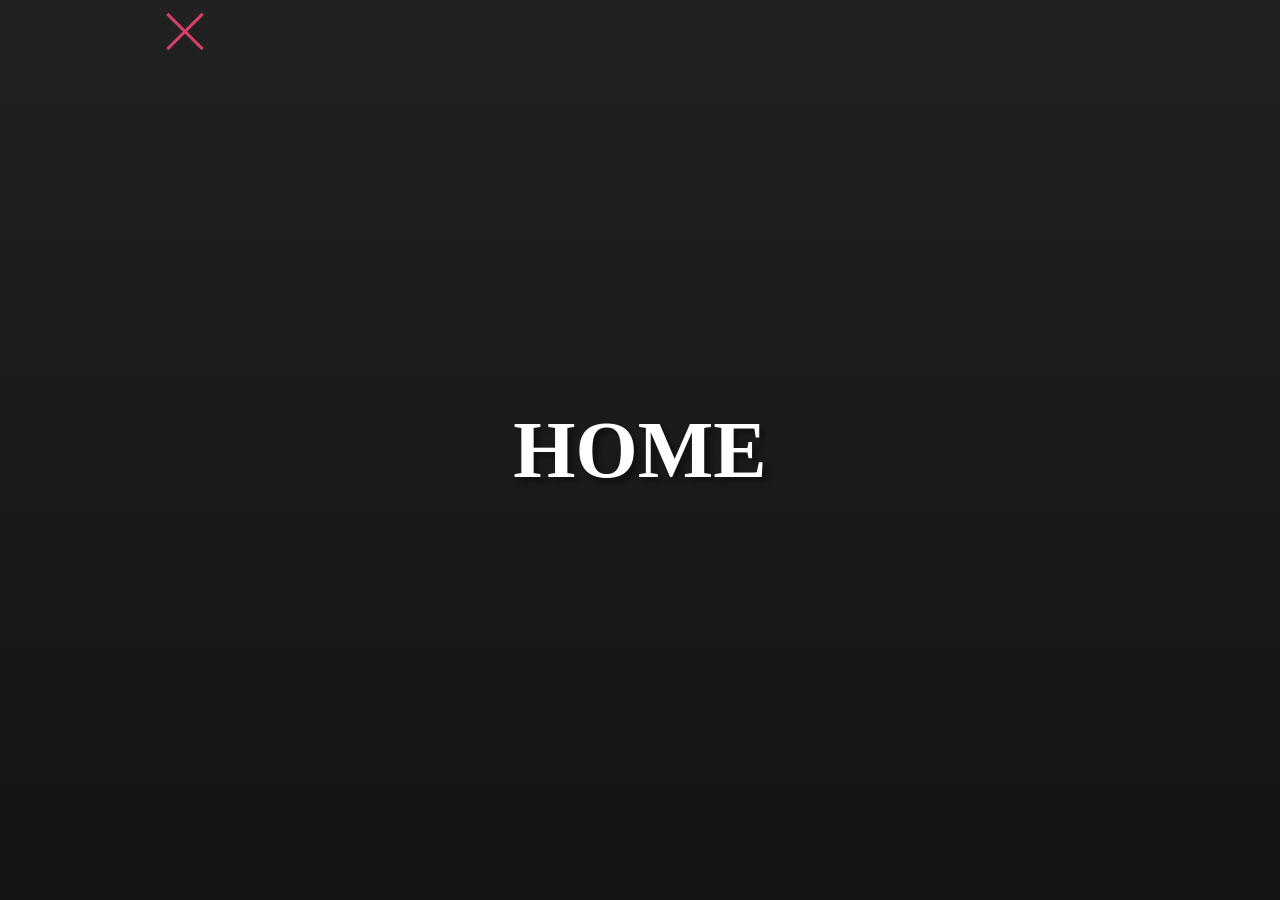
<file: 3D_Nav/index.html>
<html lang="en">
  <head>
    <meta charset="UTF-8" />
    <meta http-equiv="X-UA-Compatible" content="IE=edge" />
    <meta name="viewport" content="width=device-width, initial-scale=1.0" />
    <title>3D Nav</title>
    <link rel="stylesheet" href="style.css" />
  </head>
  <body>
    <nav class="navbar">
      <div class="toggle-btn active">
        <span></span>
        <span></span>
        <span></span>
      </div>
    </nav>

    <ul class="nav-list">
      <li class="link">Home</li>
      <li class="link">Project</li>
      <li class="link">About</li>
    </ul>

    <header class="page-container">
      <span class="overlay"></span>
      <section class="page home active">
        <p class="title">Home</p>
      </section>
      <section class="page project">
        <p class="title">Project</p>
      </section>
      <section class="page about">
        <p class="title">Frontend Developer</p>
      </section>
    </header>

    <script src="app.js"></script>
  </body>
</html>
</file>
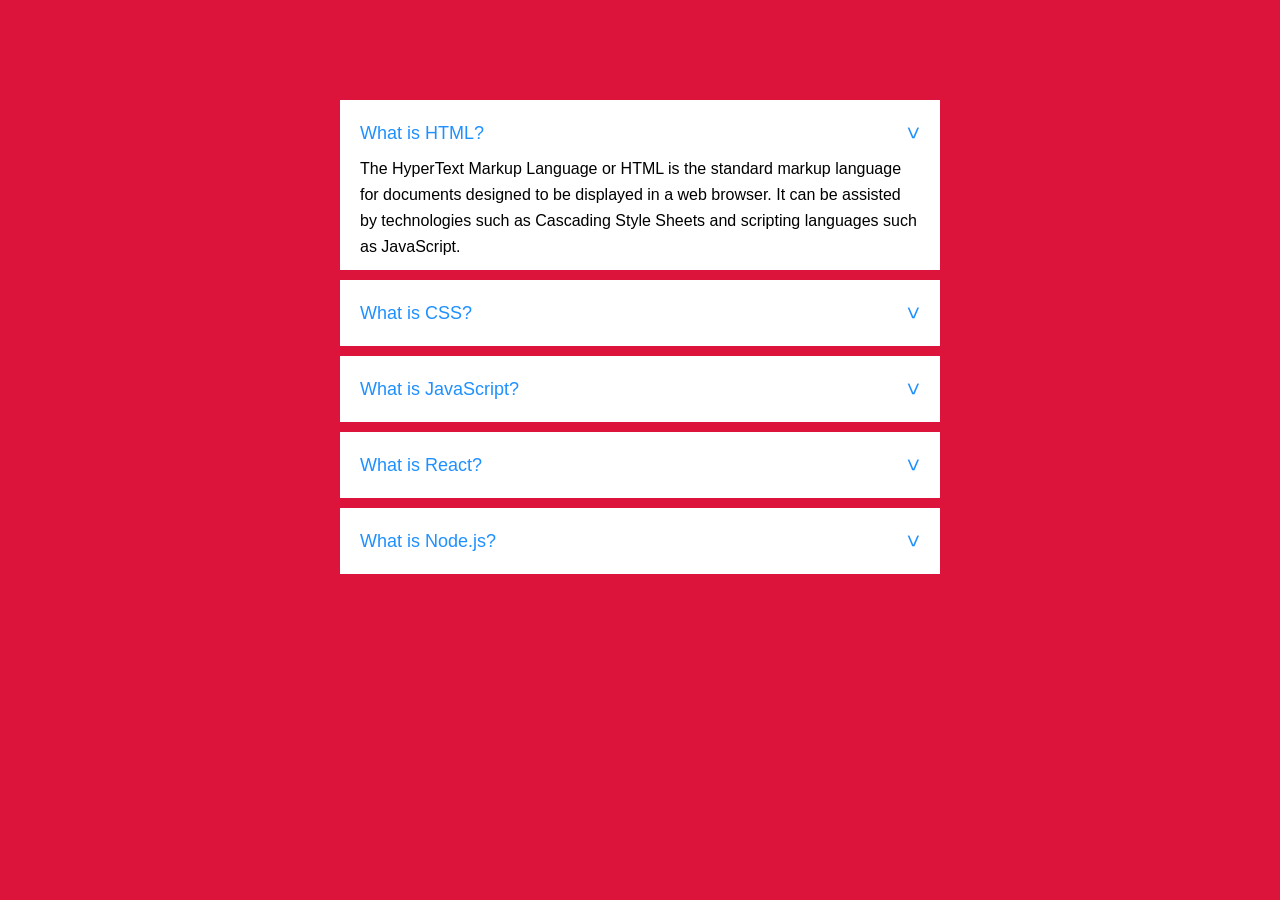
<file: Accordion/index.html>
<html lang="en">
  <head>
    <meta charset="UTF-8" />
    <meta http-equiv="X-UA-Compatible" content="IE=edge" />
    <meta name="viewport" content="width=device-width, initial-scale=1.0" />
    <title>Accordion</title>
    <link rel="stylesheet" href="style.css" />
  </head>
  <body>
    <ul id="accordion">
      <li>
        <label for="first">What is HTML? <span>&#x3e;</span></label>
        <input type="radio" name="accordion" id="first" checked />
        <div class="content">
          <p>
            The HyperText Markup Language or HTML is the standard markup
            language for documents designed to be displayed in a web browser. It
            can be assisted by technologies such as Cascading Style Sheets and
            scripting languages such as JavaScript.
          </p>
        </div>
      </li>
      <li>
        <label for="second">What is CSS? <span>&#x3e;</span></label>
        <input type="radio" name="accordion" id="second" />
        <div class="content">
          <p>
            Cascading Style Sheets is a style sheet language used for describing
            the presentation of a document written in a markup language such as
            HTML. CSS is a cornerstone technology of the World Wide Web,
            alongside HTML and JavaScript.
          </p>
        </div>
      </li>
      <li>
        <label for="third">What is JavaScript? <span>&#x3e;</span></label>
        <input type="radio" name="accordion" id="third" />
        <div class="content">
          <p>
            JavaScript, often abbreviated JS, is a programming language that is
            one of the core technologies of the World Wide Web, alongside HTML
            and CSS. Over 97% of websites use JavaScript on the client side for
            web page behavior, often incorporating third-party libraries.
          </p>
        </div>
      </li>
      <li>
        <label for="fourth">What is React? <span>&#x3e;</span></label>
        <input type="radio" name="accordion" id="fourth" />
        <div class="content">
          <p>
            React is a free and open-source front-end JavaScript library for
            building user interfaces based on UI components. It is maintained by
            Meta and a community of individual developers and companies.
          </p>
        </div>
      </li>
      <li>
        <label for="fifth">What is Node.js? <span>&#x3e;</span></label>
        <input type="radio" name="accordion" id="fifth" />
        <div class="content">
          <p>
            Node.js is an open-source, cross-platform, back-end JavaScript
            runtime environment that runs on the V8 engine and executes
            JavaScript code outside a web browser
          </p>
        </div>
      </li>
    </ul>
  </body>
</html>
</file>
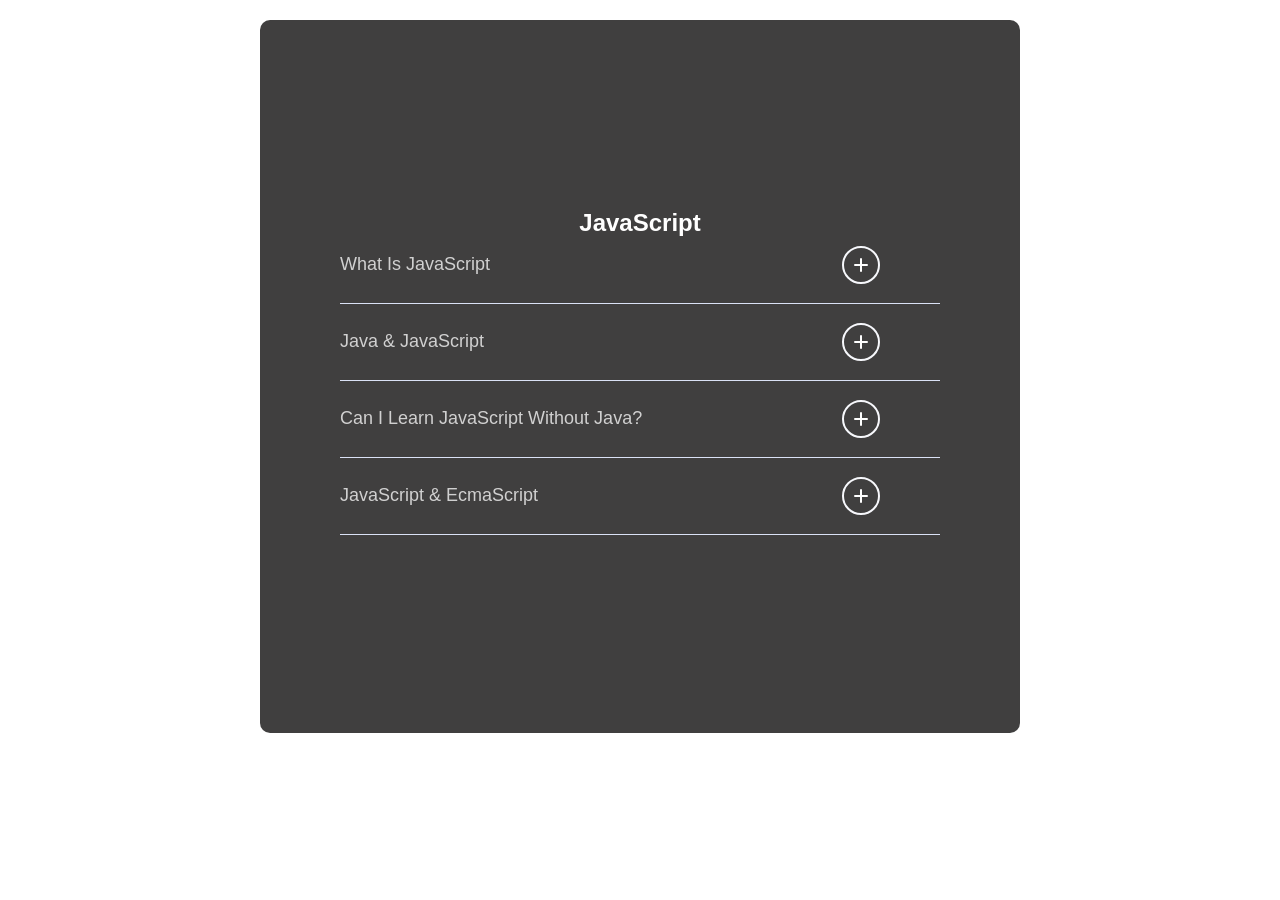
<file: Accordions/index.html>
<html lang="en">
  <head>
    <meta charset="UTF-8" />
    <meta http-equiv="X-UA-Compatible" content="IE=edge" />
    <meta name="viewport" content="width=device-width, initial-scale=1.0" />
    <title>Accordion</title>
    <link rel="stylesheet" href="style.css" />
  </head>
  <body>
    <div class="content">
      <div class="title">JavaScript</div>
      <div class="accordion-item">
        <div class="accordion-item-header">
          <div class="accordion-item-title">What Is JavaScript</div>
          <span class="icon"></span>
        </div>
        <div class="accordion-item-body">
          <div class="accordion-item-body-content">
            JavaScript, often abbreviated JS, is a programming language that is
            one of the core technologies of the World Wide Web, alongside HTML
            and CSS. Over 97% of websites use JavaScript on the client side for
            web page behavior, often incorporating third-party libraries.
          </div>
        </div>
      </div>
      <div class="divider"></div>
      <div class="accordion-item">
        <div class="accordion-item-header">
          <div class="accordion-item-title">Java & JavaScript</div>
          <span class="icon"></span>
        </div>
        <div class="accordion-item-body">
          <div class="accordion-item-body-content">
            Key differences between Java and JavaScript: Java is an OOP
            programming language while Java Script is an OOP scripting language.
            Java creates applications that run in a virtual machine or browser
            while JavaScript code is run on a browser only. Java code needs to
            be compiled while JavaScript code are all in text.
          </div>
        </div>
      </div>
      <div class="divider"></div>
      <div class="accordion-item">
        <div class="accordion-item-header">
          <div class="accordion-item-title">
            Can I Learn JavaScript Without Java?
          </div>
          <span class="icon"></span>
        </div>
        <div class="accordion-item-body">
          <div class="accordion-item-body-content">
            You do not need to know Java to learn JavaScript. Despite their
            names, the two languages have very little in common and are used for
            completely different areas of development. You can learn either
            language first but learning Java is not a prerequisite to picking up
            JavaScript
          </div>
        </div>
      </div>
      <div class="divider"></div>
      <div class="accordion-item">
        <div class="accordion-item-header">
          <div class="accordion-item-title">JavaScript & EcmaScript</div>
          <span class="icon"></span>
        </div>
        <div class="accordion-item-body">
          <div class="accordion-item-body-content">
            JavaScript is a general-purpose scripting language that conforms to
            the ECMAScript specification. The ECMAScript specification is a
            blueprint for creating a scripting language. JavaScript is an
            implementation of that blueprint. On the whole, JavaScript
            implements the ECMAScript specification as described in ECMA-262.
          </div>
        </div>
      </div>
      <div class="divider"></div>
    </div>

    <script src="app.js"></script>
  </body>
</html>
</file>
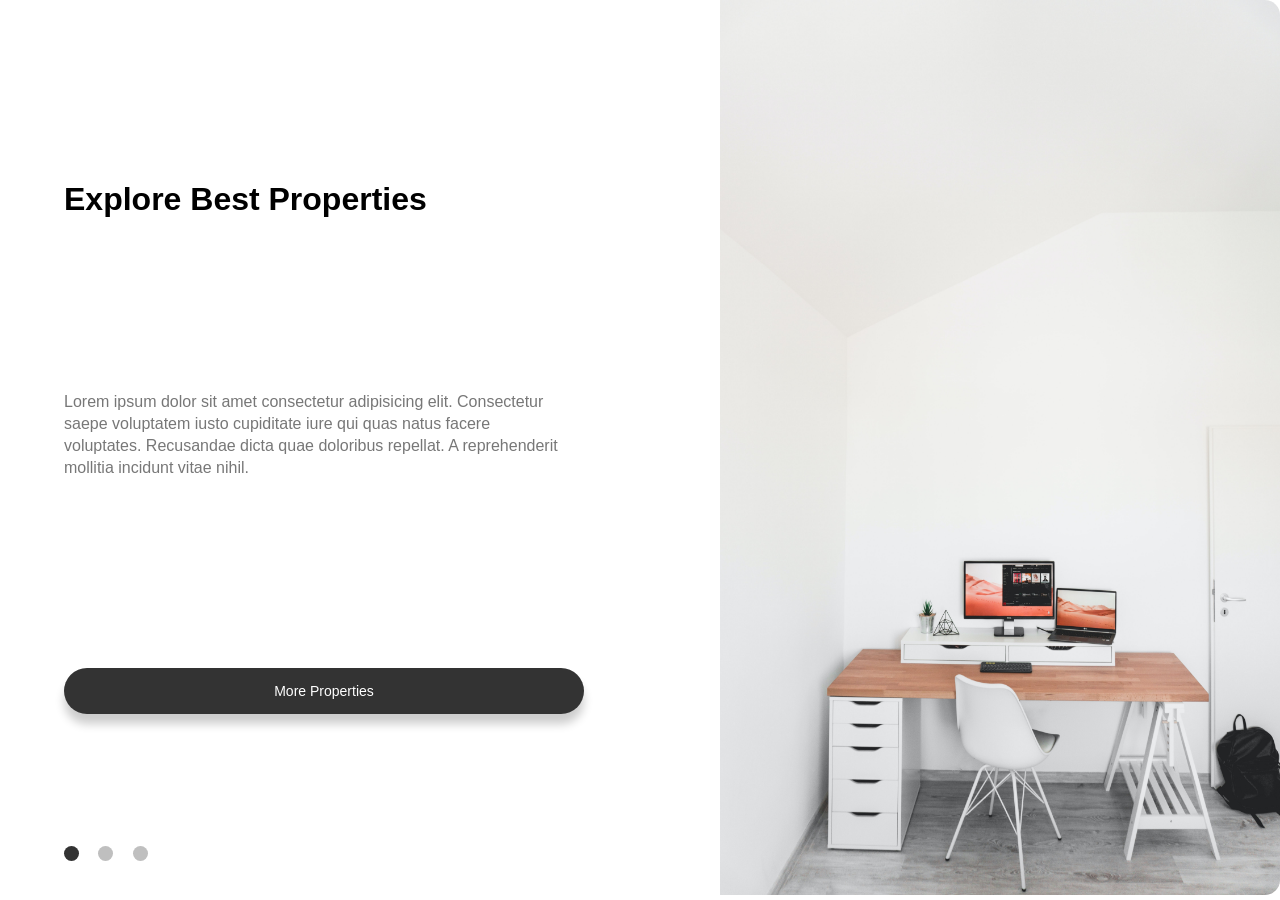
<file: Animated_Images_Web/index.html>
<html lang="en">
  <head>
    <meta charset="UTF-8" />
    <meta http-equiv="X-UA-Compatible" content="IE=edge" />
    <meta name="viewport" content="width=device-width, initial-scale=1.0" />
    <title>Animated Images</title>
    <link rel="stylesheet" href="style.css" />
  </head>
  <body>
    <div class="container">
      <div class="row">
        <div class="col-1">
          <h1>Explore Best Properties</h1>
          <p>
            Lorem ipsum dolor sit amet consectetur adipisicing elit. Consectetur
            saepe voluptatem iusto cupiditate iure qui quas natus facere
            voluptates. Recusandae dicta quae doloribus repellat. A
            reprehenderit mollitia incidunt vitae nihil.
          </p>
          <button>More Properties</button>

          <ul>
            <li class="btn active"></li>
            <li class="btn"></li>
            <li class="btn"></li>
          </ul>
        </div>

        <div class="col-2">
          <img src="images/0.jpg" id="banner" />
        </div>
      </div>
    </div>

    <script src="app.js"></script>
  </body>
</html>
</file>
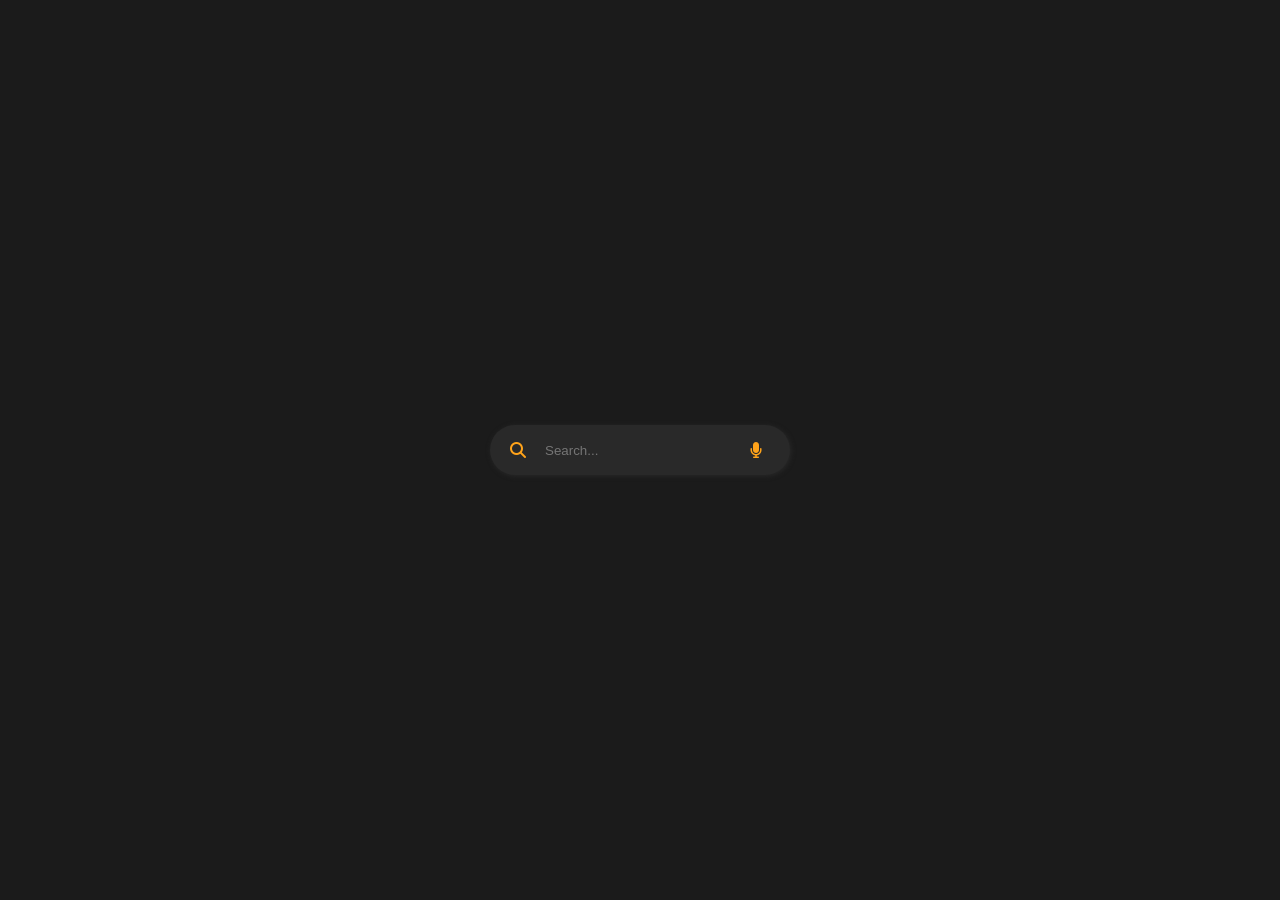
<file: Animated_SearchBar/index.html>
<html lang="en">
  <head>
    <meta charset="UTF-8" />
    <meta http-equiv="X-UA-Compatible" content="IE=edge" />
    <meta name="viewport" content="width=device-width, initial-scale=1.0" />
    <title>Animated Search Bar</title>
    <link
      rel="stylesheet"
      href="https://cdnjs.cloudflare.com/ajax/libs/font-awesome/6.1.1/css/all.min.css"
      integrity="sha512-KfkfwYDsLkIlwQp6LFnl8zNdLGxu9YAA1QvwINks4PhcElQSvqcyVLLD9aMhXd13uQjoXtEKNosOWaZqXgel0g=="
      crossorigin="anonymous"
      referrerpolicy="no-referrer"
    />
    <link rel="stylesheet" href="style.css" />
  </head>
  <body>
    <div class="container">
      <i class="fa-solid fa-magnifying-glass magnifier"> </i>
      <input type="text" class="input" placeholder="Search..." />
      <i class="fa-solid fa-microphone mic-icon"></i>
    </div>

    <script src="app.js"></script>
  </body>
</html>
</file>
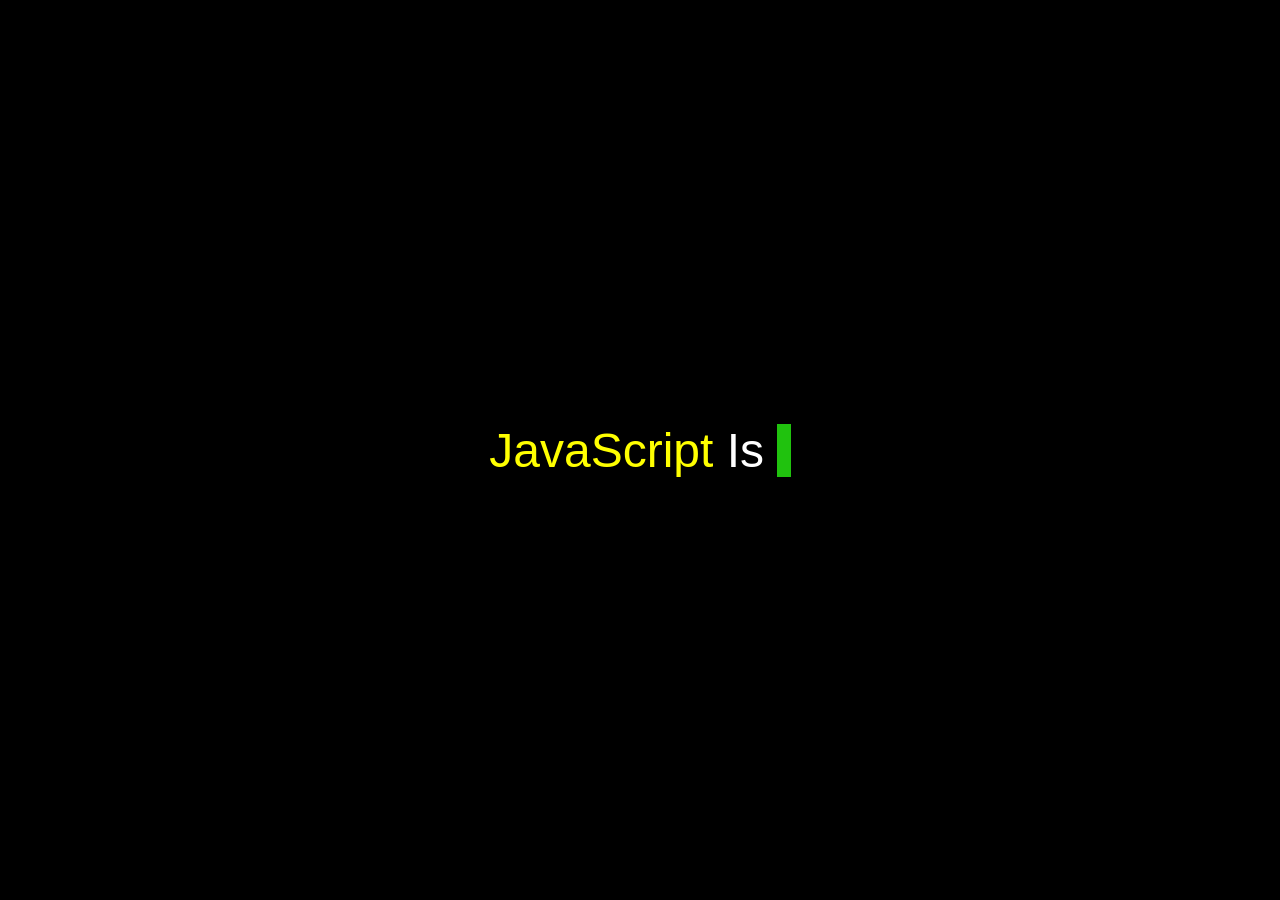
<file: Auto_Text/index.html>
<html lang="en">
  <head>
    <meta charset="UTF-8" />
    <meta http-equiv="X-UA-Compatible" content="IE=edge" />
    <meta name="viewport" content="width=device-width, initial-scale=1.0" />
    <title>Auto Text</title>
    <link rel="stylesheet" href="style.css" />
  </head>
  <body>
    <p>
      <span class="js">JavaScript</span> Is <span class="typed-text"></span>
      <span class="cursor">&nbsp;</span>
    </p>

    <script src="app.js"></script>
  </body>
</html>
</file>
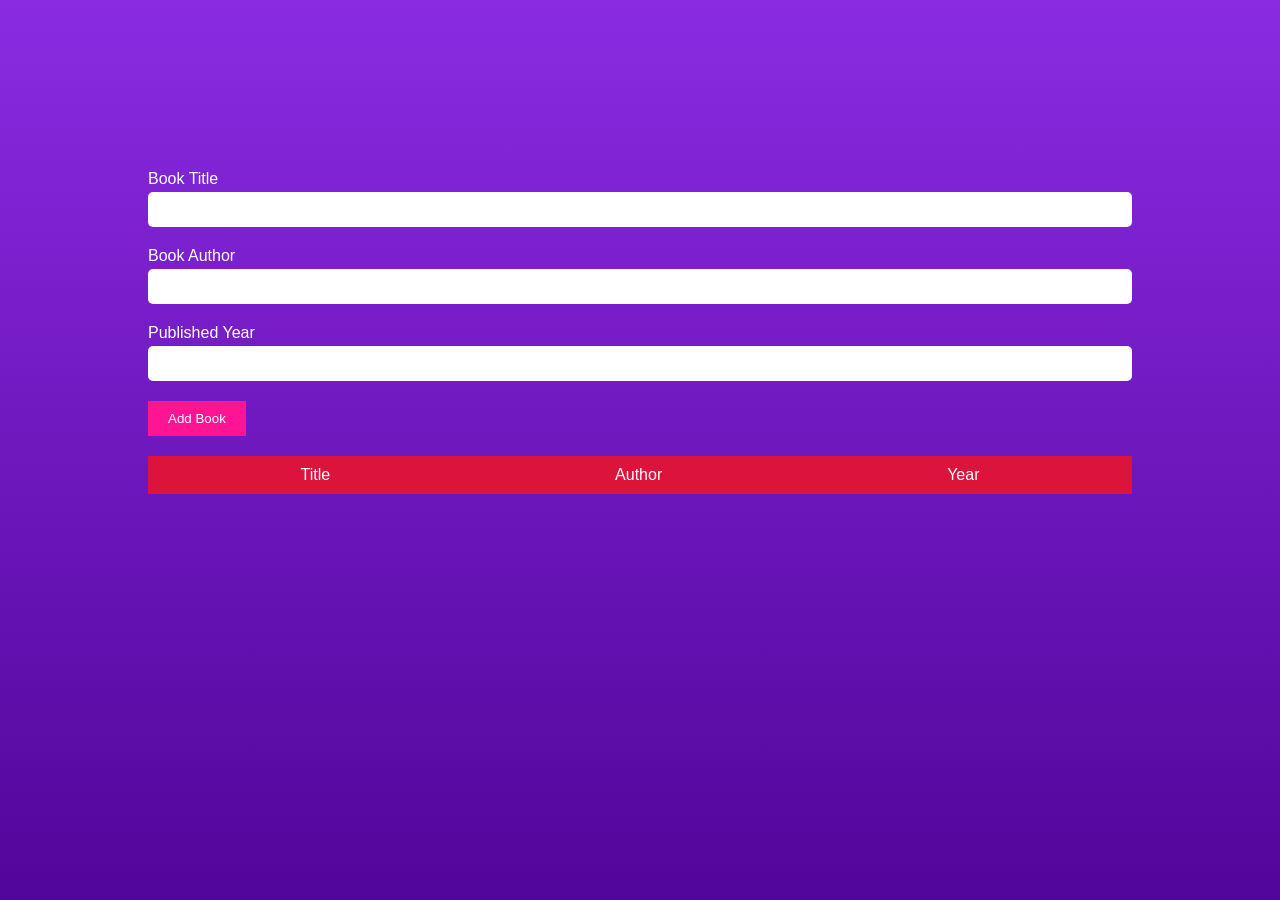
<file: BookList_Project/index.html>
<html lang="en">
  <head>
    <meta charset="UTF-8" />
    <meta http-equiv="X-UA-Compatible" content="IE=edge" />
    <meta name="viewport" content="width=device-width, initial-scale=1.0" />
    <title>BookList App</title>
    <link rel="stylesheet" href="style.css" />
  </head>
  <body>
    <section class="container">
      <form id="book-form">
        <div>
          <label for="title">Book Title</label>
          <input type="text" id="title" />
        </div>
        <div>
          <label for="author">Book Author</label>
          <input type="text" id="author" />
        </div>
        <div>
          <label for="year">Published Year</label>
          <input type="number" id="year" />
        </div>
        <button type="submit" class="btn">Add Book</button>
      </form>

      <section class="table">
        <section class="table-section">
          <div>Title</div>
          <div>Author</div>
          <div>Year</div>
        </section>

        <section id="book-list"></section>
      </section>
    </section>

    <script src="app.js"></script>
  </body>
</html>
</file>
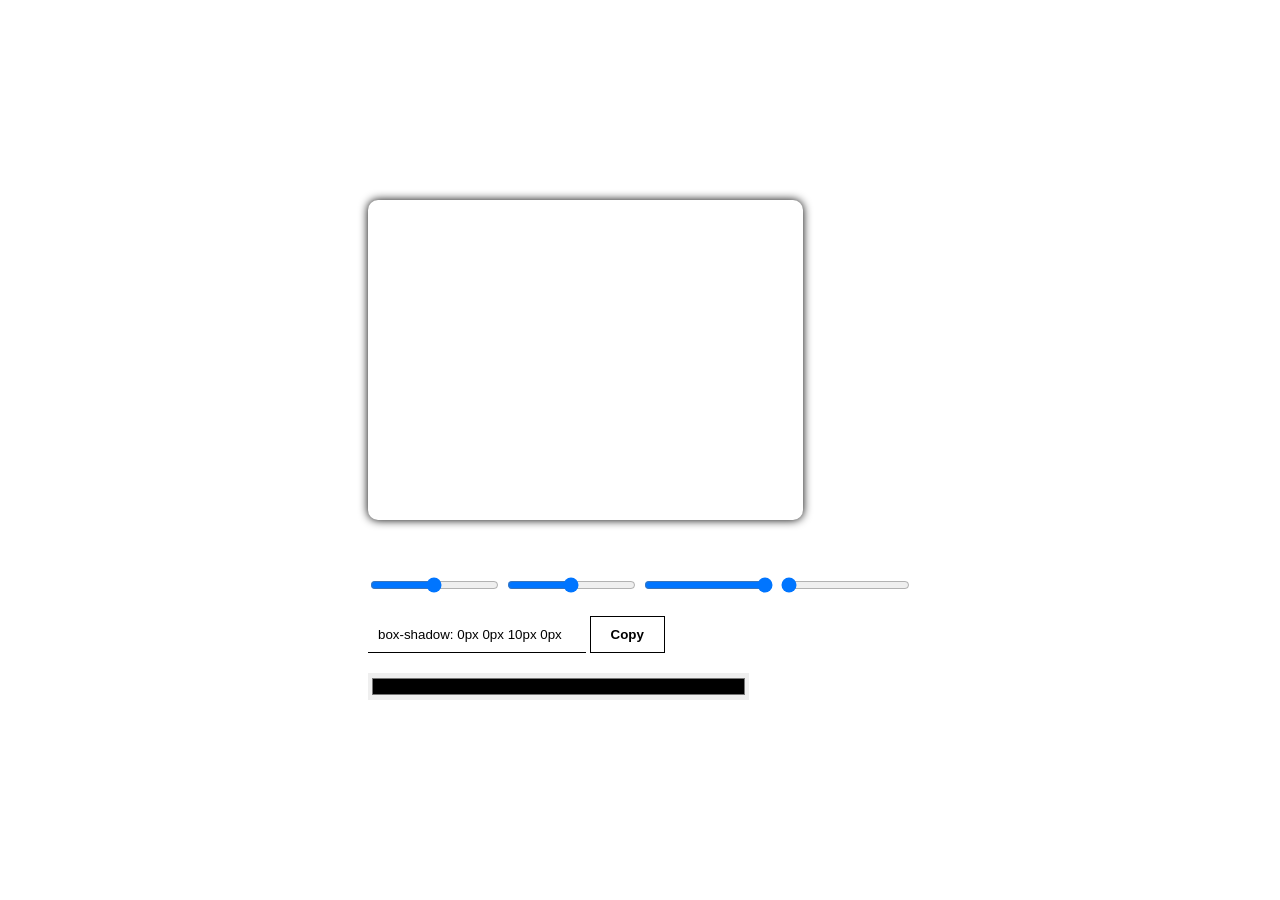
<file: BoxShadow_Generator/index.html>
<html lang="en">
  <head>
    <meta charset="UTF-8" />
    <meta http-equiv="X-UA-Compatible" content="IE=edge" />
    <meta name="viewport" content="width=device-width, initial-scale=1.0" />
    <title>Box Shadow Generator</title>
    <link rel="stylesheet" href="style.css" />
  </head>
  <body>
    <div class="container">
      <div class="wrapper">
        <div id="box"></div>

        <div class="sliders">
          <input type="range" id="sldr1" value="0" min="-5" max="5" />
          <input type="range" id="sldr2" value="0" min="-5" max="5" />
          <input type="range" id="sldr3" value="10" min="0" max="10" />
          <input type="range" id="sldr4" value="0" min="0" max="10" />
        </div>

        <div id="outputCode">
          <input type="text" id="css-code" readonly />
          <button id="copy">Copy</button>
        </div>

        <div class="colors">
          <input type="color" id="shadowcolor" />
        </div>
      </div>
    </div>

    <script src="app.js"></script>
  </body>
</html>
</file>
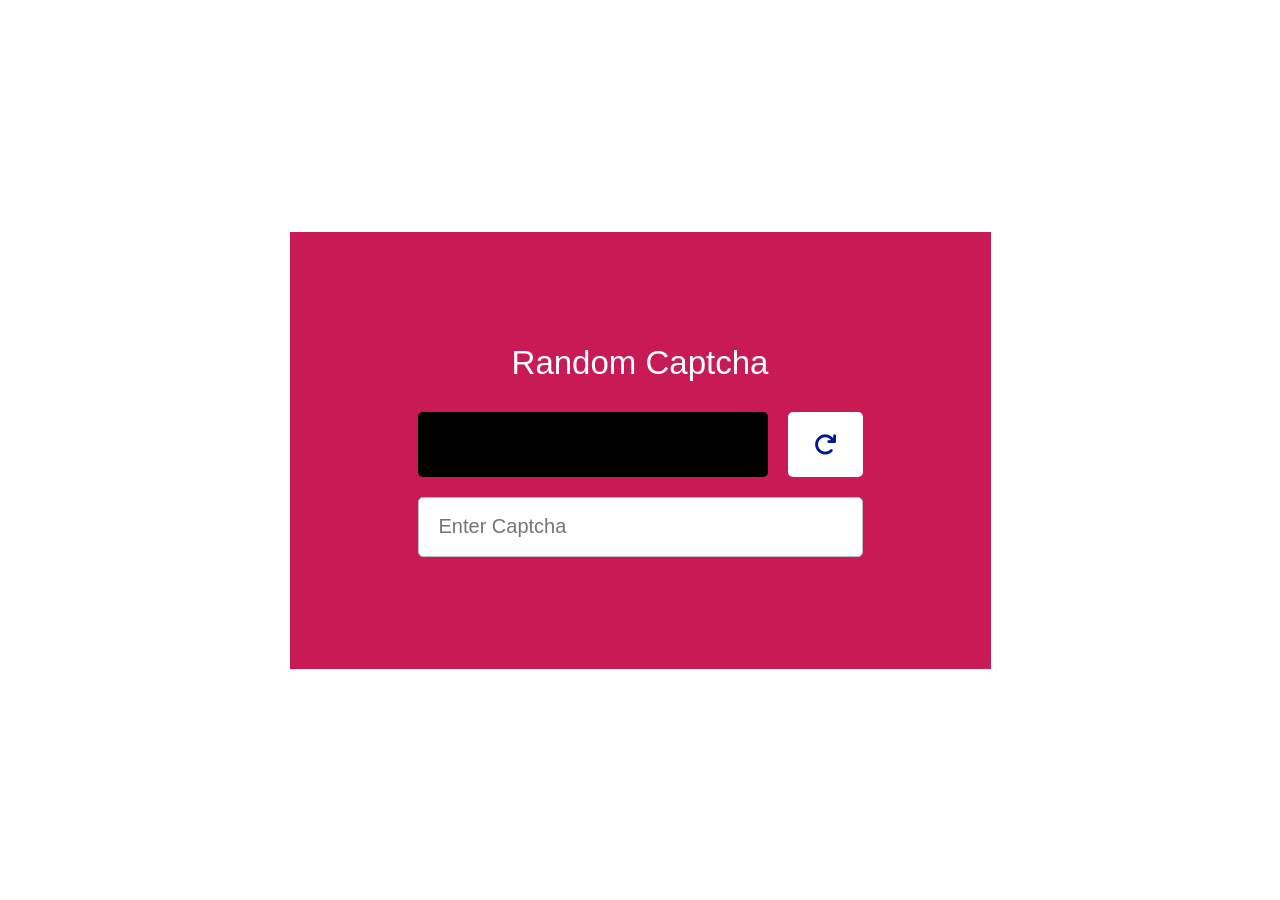
<file: Captcha_Project/index.html>
<html lang="en">
  <head>
    <meta charset="UTF-8" />
    <meta http-equiv="X-UA-Compatible" content="IE=edge" />
    <meta name="viewport" content="width=device-width, initial-scale=1.0" />
    <title>Captcha Project</title>
    <link
      rel="stylesheet"
      href="https://cdnjs.cloudflare.com/ajax/libs/font-awesome/6.1.1/css/all.min.css"
      integrity="sha512-KfkfwYDsLkIlwQp6LFnl8zNdLGxu9YAA1QvwINks4PhcElQSvqcyVLLD9aMhXd13uQjoXtEKNosOWaZqXgel0g=="
      crossorigin="anonymous"
      referrerpolicy="no-referrer"
    />
    <link rel="stylesheet" href="style.css" />
  </head>
  <body>
    <div class="wrapper">
      <h1>Random Captcha</h1>
      <div class="captcha-area">
        <div class="captcha-container">
          <span class="captcha"></span>
        </div>
        <button class="reload-btn">
          <i class="fa fa-redo"></i>
        </button>
      </div>
      <form action="" class="input-area">
        <input type="text" placeholder="Enter Captcha" required />
        <button class="check-btn">Check</button>
      </form>
      <div class="status-text"></div>
    </div>

    <script src="app.js"></script>
  </body>
</html>
</file>
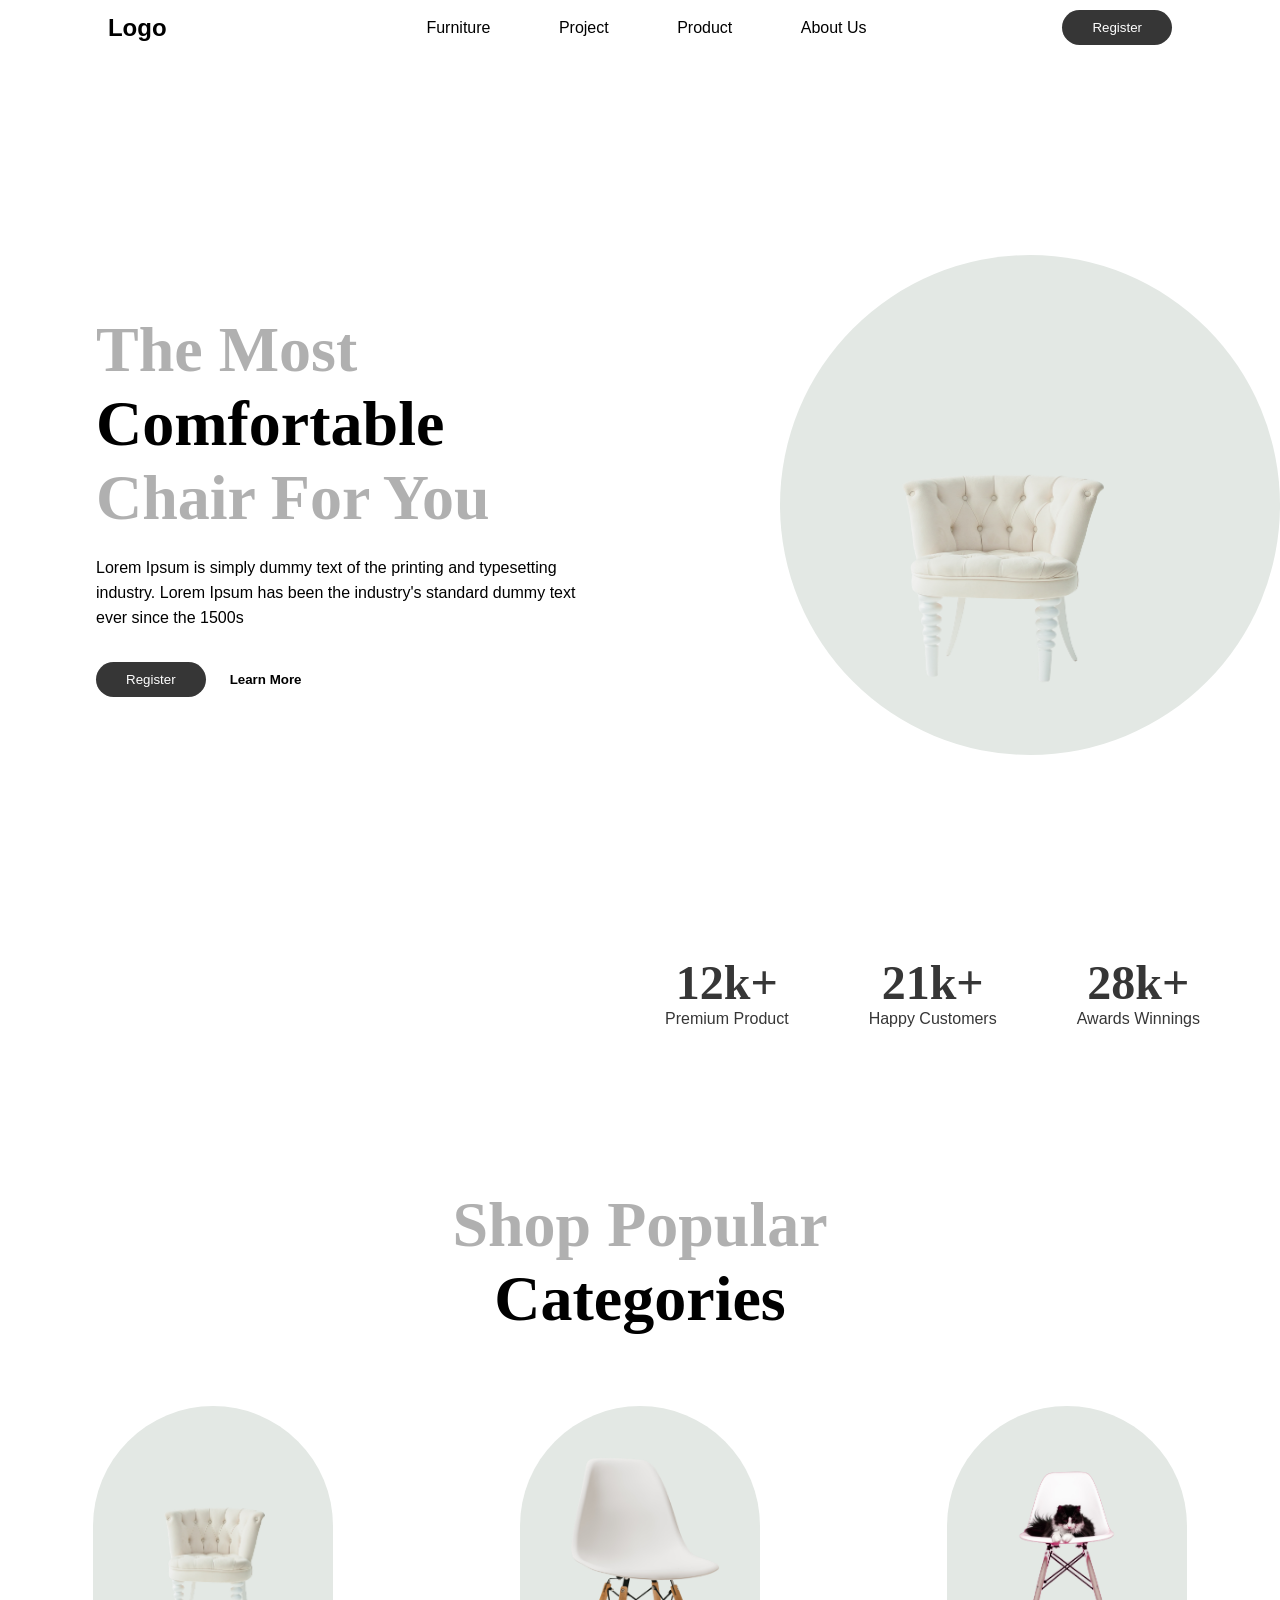
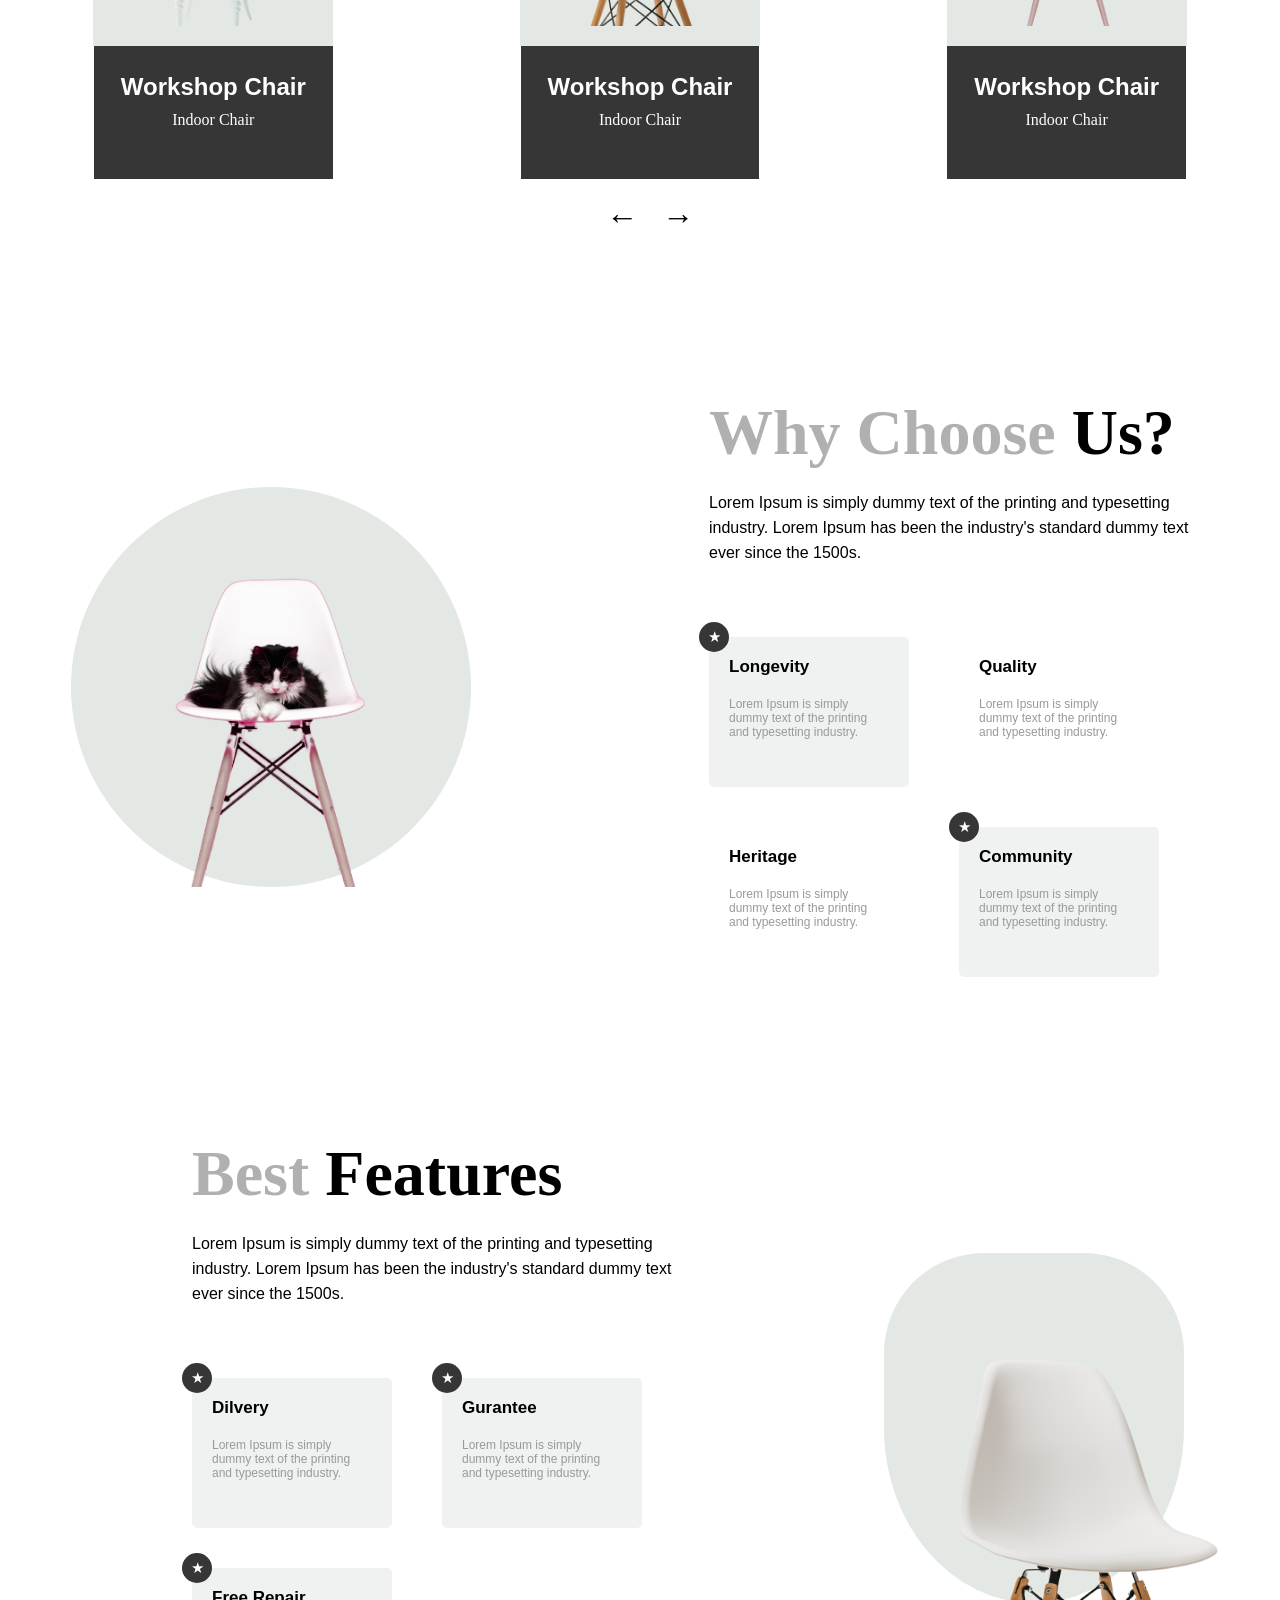
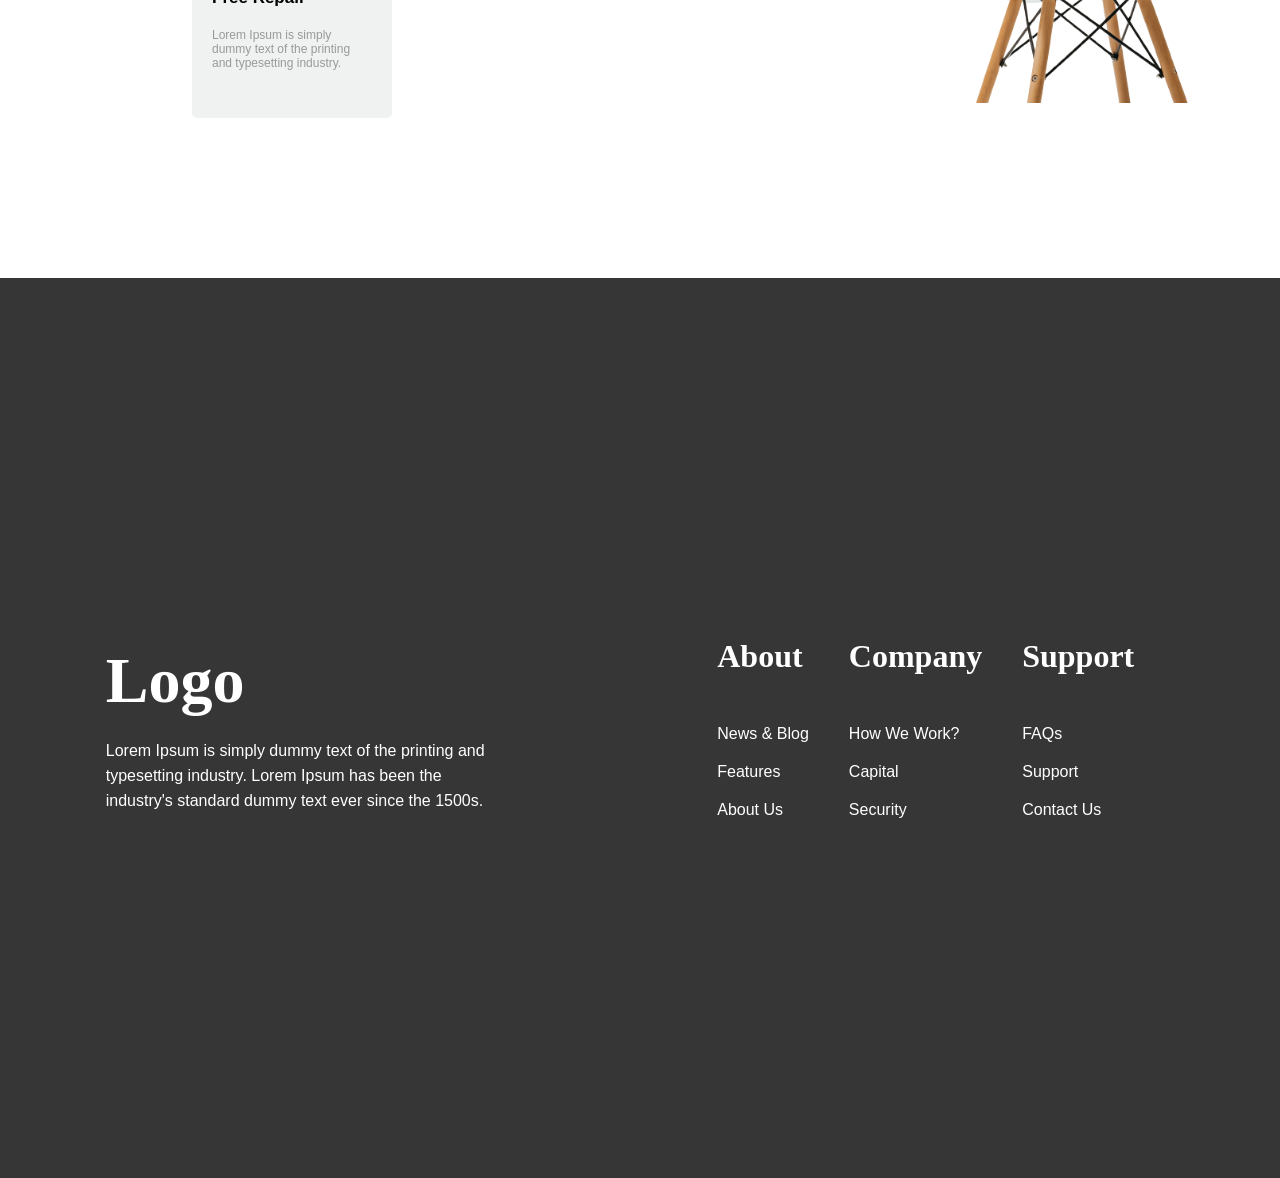
<file: Chairs/index.html>
<html lang="en">
  <head>
    <meta charset="UTF-8" />
    <meta http-equiv="X-UA-Compatible" content="IE=edge" />
    <meta name="viewport" content="width=device-width, initial-scale=1.0" />
    <title>Chairs</title>
    <link rel="stylesheet" href="style.css" />
  </head>
  <body>
    <nav>
      <div class="logo">
        <h1>Logo</h1>
      </div>

      <ul>
        <li><a href="">Furniture</a></li>
        <li><a href="">Project</a></li>
        <li><a href="">Product</a></li>
        <li><a href="">About Us</a></li>
      </ul>

      <button class="btn-fill">Register</button>
    </nav>

    <header>
      <div class="content-container">
        <h1 class="main-headings">
          The Most <br />
          <span> Comfortable </span><br />
          Chair For You
        </h1>
        <p class="primary-headings">
          Lorem Ipsum is simply dummy text of the printing and typesetting
          industry. Lorem Ipsum has been the industry's standard dummy text ever
          since the 1500s
        </p>
        <div class="btns-container">
          <button class="btn-fill">Register</button>
          <button class="btn-outline">Learn More</button>
        </div>
      </div>

      <div class="img-container">
        <img
          src="Images/daniil-silantev-1P6AnKDw6S8-unsplash-removebg-preview.png"
        />
      </div>
    </header>
    <section class="popularity">
      <div class="popularity-one">
        <h1>12k+</h1>
        <p>Premium Product</p>
      </div>
      <div class="popularity-two">
        <h1>21k+</h1>
        <p>Happy Customers</p>
      </div>
      <div class="popularity-three">
        <h1>28k+</h1>
        <p>Awards Winnings</p>
      </div>
    </section>

    <section class="products-container">
      <h1 class="products-heading main-headings">
        Shop Popular <br />
        <span>Categories</span>
      </h1>

      <div class="products">
        <div class="product">
          <div class="product-img-layer">
            <div class="img img-one"></div>
          </div>
          <div class="product-content">
            <h1 class="product-name">Workshop Chair</h1>
            <p class="product-quality">Indoor Chair</p>
          </div>
        </div>
        <div class="product">
          <div class="product-img-layer">
            <div class="img img-two"></div>
          </div>
          <div class="product-content">
            <h1 class="product-name">Workshop Chair</h1>
            <p class="product-quality">Indoor Chair</p>
          </div>
        </div>
        <div class="product">
          <div class="product-img-layer">
            <div class="img img-three"></div>
          </div>
          <div class="product-content">
            <h1 class="product-name">Workshop Chair</h1>
            <p class="product-quality">Indoor Chair</p>
          </div>
        </div>
      </div>
      <div class="b-container">
        <button>&#x2190;</button>
        <button>&rarr;</button>
      </div>
    </section>

    <section class="why-us">
      <div class="section-img-container">
        <div class="img-layer">
          <div class="img"></div>
        </div>
      </div>

      <div class="content-container">
        <h1 class="main-headings">Why Choose <span> Us?</span></h1>
        <p class="primary-headings">
          Lorem Ipsum is simply dummy text of the printing and typesetting
          industry. Lorem Ipsum has been the industry's standard dummy text ever
          since the 1500s.
        </p>
        <div class="cards">
          <div class="card card-fill">
            <div class="star">&#9733;</div>
            <h1 class="card-title">Longevity</h1>
            <p class="card-info">
              Lorem Ipsum is simply dummy text of the printing and typesetting
              industry.
            </p>
          </div>
          <div class="card">
            <h1 class="card-title">Quality</h1>
            <p class="card-info">
              Lorem Ipsum is simply dummy text of the printing and typesetting
              industry.
            </p>
          </div>
          <div class="card">
            <h1 class="card-title">Heritage</h1>
            <p class="card-info">
              Lorem Ipsum is simply dummy text of the printing and typesetting
              industry.
            </p>
          </div>
          <div class="card card-fill">
            <div class="star">&#9733;</div>
            <h1 class="card-title">Community</h1>
            <p class="card-info">
              Lorem Ipsum is simply dummy text of the printing and typesetting
              industry.
            </p>
          </div>
        </div>
      </div>
    </section>

    <section class="features">
      <div class="content-container">
        <h1 class="main-headings">Best <span> Features</span></h1>
        <p class="primary-headings">
          Lorem Ipsum is simply dummy text of the printing and typesetting
          industry. Lorem Ipsum has been the industry's standard dummy text ever
          since the 1500s.
        </p>
        <div class="cards">
          <div class="card card-fill">
            <div class="star">&#9733;</div>
            <h1>Dilvery</h1>
            <p>
              Lorem Ipsum is simply dummy text of the printing and typesetting
              industry.
            </p>
          </div>
          <div class="card card-fill">
            <div class="star">&#9733;</div>
            <h1>Gurantee</h1>
            <p>
              Lorem Ipsum is simply dummy text of the printing and typesetting
              industry.
            </p>
          </div>
          <div class="card card-fill">
            <div class="star">&#9733;</div>
            <h1>Free Repair</h1>
            <p>
              Lorem Ipsum is simply dummy text of the printing and typesetting
              industry.
            </p>
          </div>
        </div>
      </div>

      <div class="img-container d-none">
        <img
          src="Images/bruno-emmanuelle--MUoHL1XULM-unsplash-removebg-preview.png"
          alt=""
        />
      </div>
    </section>

    <footer>
      <div class="logo-container">
        <h1>Logo</h1>
        <p>
          Lorem Ipsum is simply dummy text of the printing and typesetting
          industry. Lorem Ipsum has been the industry's standard dummy text ever
          since the 1500s.
        </p>
      </div>

      <div class="about-company">
        <div class="container">
          <h1>About</h1>
          <p>News & Blog</p>
          <p>Features</p>
          <p>About Us</p>
        </div>
        <div class="container">
          <h1>Company</h1>
          <p>How We Work?</p>
          <p>Capital</p>
          <p>Security</p>
        </div>
        <div class="container">
          <h1>Support</h1>
          <p>FAQs</p>
          <p>Support</p>
          <p>Contact Us</p>
        </div>
      </div>
    </footer>
  </body>
</html>
</file>
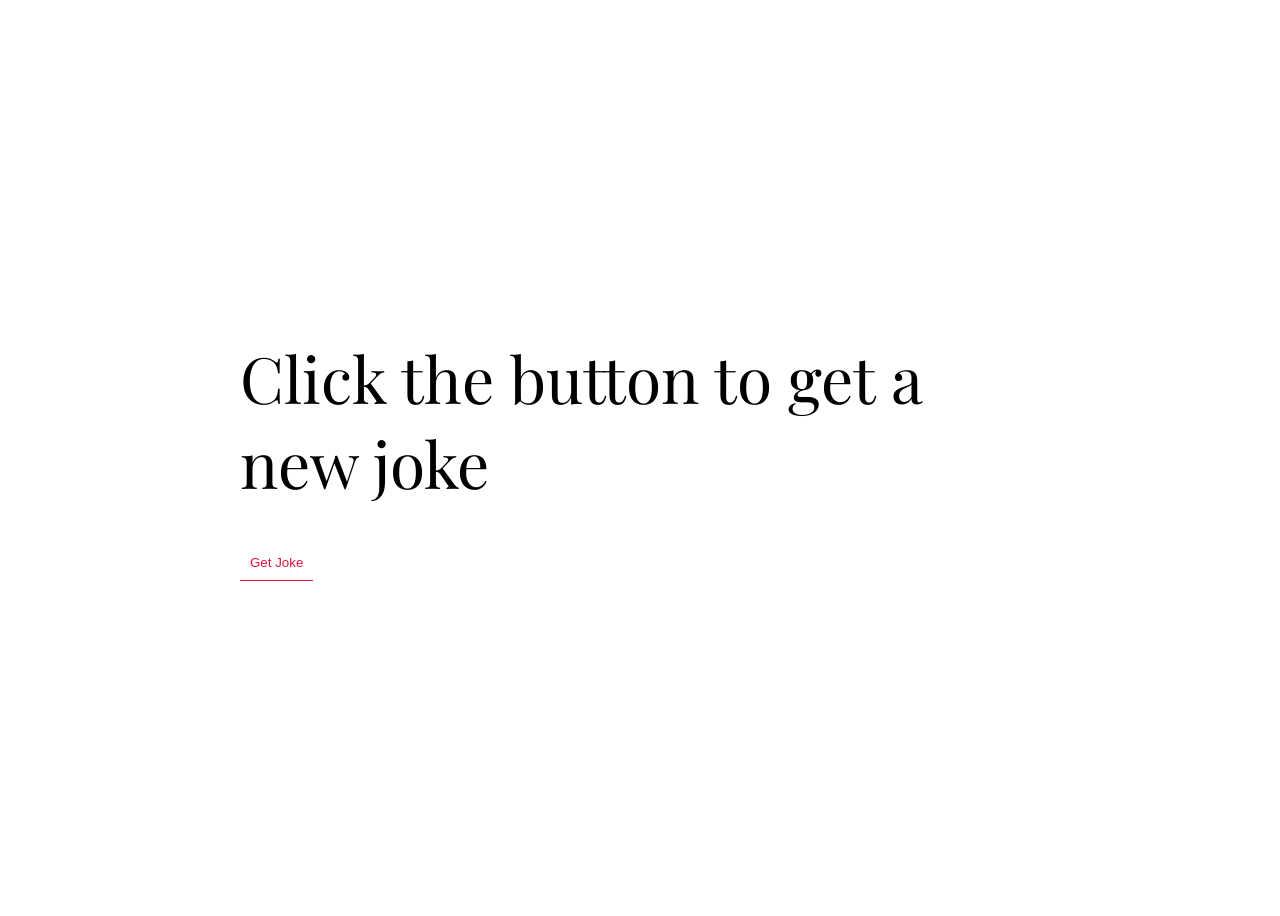
<file: Chuck_Norris/index.html>
<html lang="en">
  <head>
    <meta charset="UTF-8" />
    <meta http-equiv="X-UA-Compatible" content="IE=edge" />
    <meta name="viewport" content="width=device-width, initial-scale=1.0" />
    <title>Chunk Norris</title>
    <link rel="stylesheet" href="style.css" />
  </head>
  <body>
    <section class="container">
      <div id="display-joke">Click the button to get a new joke</div>
      <button class="btn" id="getJoke">Get Joke</button>
    </section>

    <script src="app.js"></script>
  </body>
</html>
</file>
<file: 3D_Nav/style.css>
* {
  margin: 0;
  padding: 0;
  box-sizing: border-box;
}

body {
  width: 100%;
  height: 100vh;
  display: flex;
  justify-content: center;
  align-items: center;
  perspective: 1000px;
  overflow: hidden;
  position: relative;
  background-color: #212121;
}

.navbar {
  width: 100%;
  height: 60px;
  position: fixed;
  top: 0;
  left: 0;
  padding: 0 10rem;
  display: flex;
  justify-content: space-between;
  align-items: center;
  z-index: 9;
}

.toggle-btn {
  position: relative;
  width: 50px;
  height: 50px;
  cursor: pointer;
}

.toggle-btn span {
  position: absolute;
  top: 25%;
  left: 0;
  transform: translateY(-50%);
  width: 100%;
  height: 3px;
  background: rgb(212, 64, 101);
  transition: 1s;
}

.toggle-btn span:nth-child(2) {
  top: 50%;
  width: 70%;
}

.toggle-btn span:nth-child(3) {
  top: 75%;
  width: 40%;
}

.toggle-btn.active span:nth-child(2) {
  display: none;
}

.toggle-btn.active span:nth-child(1) {
  top: 50%;
  transform: rotate(45deg);
}

.toggle-btn.active span:nth-child(3) {
  top: 50%;
  transform: rotate(-45deg);
  width: 100%;
}

.page-container {
  position: relative;
  width: 100%;
  height: 100%;
  transition: 1s;
  left: 0;
  background: linear-gradient(to bottom, rgba(0, 0, 0, 0), rgba(0, 0, 0, 0.4));
}

.overlay {
  position: fixed;
  bottom: 0;
  left: -100%;
  height: 100%;
  width: 100%;
  background: #212121;
  z-index: 3;
}

.page {
  position: absolute;
  width: 100%;
  height: 100%;
  display: flex;
  justify-content: center;
  align-items: center;
  z-index: 1;
  pointer-events: none;
  opacity: 0;
  background-size: cover;
  background-position: center;
}

.page.active {
  opacity: 1;
  pointer-events: all;
}

.page.home {
  background-image: url(https://images.unsplash.com/photo-1469474968028-56623f02e42e?crop=entropy&cs=tinysrgb&fm=jpg&ixlib=rb-1.2.1&q=80&raw_url=true&ixid=MnwxMjA3fDB8MHxwaG90by1wYWdlfHx8fGVufDB8fHx8&auto=format&fit=crop&w=1174);
}
.page.project {
  background-image: url(https://images.unsplash.com/photo-1447752875215-b2761acb3c5d?crop=entropy&cs=tinysrgb&fm=jpg&ixlib=rb-1.2.1&q=80&raw_url=true&ixid=MnwxMjA3fDB8MHxwaG90by1wYWdlfHx8fGVufDB8fHx8&auto=format&fit=crop&w=1170);
}
.page.about {
  background-image: url(https://images.unsplash.com/photo-1475924156734-496f6cac6ec1?crop=entropy&cs=tinysrgb&fm=jpg&ixlib=rb-1.2.1&q=80&raw_url=true&ixid=MnwxMjA3fDB8MHxwaG90by1wYWdlfHx8fGVufDB8fHx8&auto=format&fit=crop&w=1170);
}

.page .title {
  font-size: 5rem;
  color: #fff;
  text-transform: uppercase;
  font-weight: 700;
  text-shadow: 5px 5px 5px rgba(0, 0, 0, 0.4);
}

/* JavaScript Animation & Rotation */
.page-container.active {
  left: -10px;
  transform: rotateY(45deg) scale(0.5);
}

.nav-list {
  position: absolute;
  top: 40%;
  right: 10vw;
  opacity: 0;
  font-family: sans-serif;
}

.link {
  position: relative;
  color: #fff;
  text-transform: capitalize;
  font-size: 20px;
  padding: 10px;
  transition: 0.5s;
  letter-spacing: 2px;
  list-style: none;
  font-weight: 600;
  cursor: pointer;
}

.link:hover {
  opacity: 0.8;
  color: blueviolet;
  transform: translateX(-20px);
}

.nav-list.show {
  opacity: 1;
}

/* Animation for JavaScrpit */
@keyframes slide {
  100% {
    left: 100%;
  }
}
</file>
<file: Accordion/style.css>
* {
  padding: 0;
  margin: 0;
  box-sizing: border-box;
}

body {
  background: crimson;
  font-family: sans-serif;
}

#accordion {
  margin: 100px auto;
  width: 600px;
}

#accordion li {
  list-style: none;
  width: 100%;
  margin-bottom: 10px;
  background: #fff;
  padding: 10px;
}

#accordion li label {
  padding: 10px;
  display: flex;
  justify-content: space-between;
  align-items: center;
  font-size: 18px;
  font-weight: 500;
  color: dodgerblue;
  cursor: pointer;
}

#accordion li label span {
  transform: rotate(90deg);
  font-size: 22px;
  color: dodgerblue;
}

#accordion label + input[type="radio"] {
  display: none;
}

#accordion .content {
  padding: 0 10px;
  line-height: 26px;
  max-height: 0;
  overflow: hidden;
  transition: max-height 0.5s;
}

#accordion label + input[type="radio"]:checked + .content {
  max-height: 400px;
}
</file>
<file: Accordions/style.css>
* {
  margin: 0;
  padding: 0;
}

body {
  display: flex;
  justify-content: center;
  font-family: sans-serif;
}

.content {
  display: flex;
  flex-direction: column;
  justify-content: center;
  margin-top: 20px;
  text-align: center;
  max-width: 600px;
  background-color: rgba(12, 11, 11, 0.786);
  padding: 4em 5em;
  border-radius: 10px;
  height: 65%;
}

.title {
  font-size: 1.5rem;
  font-weight: 700;
  color: #fff;
}

.accordion-item {
  text-align: center;
  width: 90%;
}

.accordion-item-header {
  display: flex;
  justify-content: space-between;
  align-items: center;
  gap: 1em;
  min-height: 3.5rem;
  cursor: pointer;
}

.accordion-item-title {
  color: rgba(255, 255, 255, 0.758);
  font-size: 1.125rem;
  font-weight: 400;
  text-align: left;
}

.accordion-item-body {
  max-height: 0;
  overflow: hidden;
  transition: max-height 0.3s ease-out;
}

.accordion-item-body-content {
  width: 80%;
  padding-top: 1em;
  color: #fff;
  text-align: left;
}

.icon {
  display: flex;
  justify-content: center;
  align-items: center;
  flex-shrink: 0;
  border: 2px solid;
  width: 34px;
  height: 34px;
  color: #f7f8fc;
  transition: color 0.25s;
  position: relative;
  border-radius: 100%;
}

.icon:before {
  content: "";
  position: absolute;
  width: 14px;
  height: 2px;
  background-color: white;
  border-radius: 20px;
  pointer-events: all;
  transition: all 0.3s ease-in-out;
}

.icon:after {
  content: "";
  position: absolute;
  width: 2px;
  height: 14px;
  background-color: white;
  border-radius: 20px;
  transition: all 0.3s ease-in-out;
}

/* JavaScript */
.accordion-item-header.active > .icon::before {
  transform: rotate(180deg);
}

.accordion-item-header.active > .icon::after {
  transform: rotate(90deg);
}

.divider {
  width: 100%;
  height: 1px;
  margin: 10px 0 10px 0;
  background-color: #dae1f5;
}
</file>
<file: Animated_Images_Web/style.css>
* {
  padding: 0;
  margin: 0;
  box-sizing: border-box;
  font-family: sans-serif;
}

button {
  margin-right: -20px;
  padding: 15px 40px;
  border: 0;
  outline: none;
  border-radius: 25px;
  background: #333;
  color: #fff;
  font-size: 14px;
  cursor: pointer;
  box-shadow: 0 10px 10px rgba(0, 0, 0, 0.2);
}

.row {
  width: 100%;
  display: flex;
  justify-content: space-between;
  background: #fff;
  border-radius: 15px;
  overflow: hidden;
}

.col-1 .col2 {
  overflow: hidden;
}

.col-1 {
  display: flex;
  flex-direction: column;
  justify-content: space-around;
}

.col-2 img {
  width: 35rem;
  height: 100vh;
  margin-bottom: -5px;
}

.col-1 {
  padding: 8% 5%;
  position: relative;
}

.col-1 p {
  color: #777;
  line-height: 22px;
  margin: 15px 0 30px;
  max-width: 500px;
}

ul {
  position: absolute;
  bottom: 30px;
}

ul li {
  list-style: none;
  width: 15px;
  height: 15px;
  display: inline-block;
  background: #bfbfbf;
  border-radius: 50%;
  margin-right: 15px;
  cursor: pointer;
}

ul .active {
  background: #333;
}

/* JavaScript */
.zoom {
  animation: zoom 1s;
}

@keyframes zoom {
  0% {
    transform: scale(1.2);
  }
  100% {
    transform: scale(1);
  }
}
</file>
<file: Animated_SearchBar/style.css>
* {
  margin: 0;
  padding: 0;
  box-sizing: border-box;
  font-family: sans-serif;
}

body {
  height: 100vh;
  margin: 0;
  display: flex;
  justify-content: center;
  align-items: center;
  background: #1b1b1b;
}

.container {
  display: flex;
  align-items: center;
  background: #292929;
  padding: 5px;
  width: 300px;
  height: 50px;
  border-radius: 50px;
  box-shadow: 1px 1px 5px #292929;
  margin: 10px;
  position: relative;
  transition: width 1.5s;
}

.input {
  margin: 10px 50px;
  width: 100%;
  color: #fff;
  border: none;
  background: transparent;
  outline: none;
  transition-delay: 0.5s;
}

.magnifier {
  position: absolute;
  left: 15px;
  width: 25px;
  text-align: center;
  margin: 0 auto;
  cursor: pointer;
  color: #ffa31a;
}

.mic-icon {
  position: absolute;
  right: 10px;
  width: 30px;
  transition: width 0.4s;
  transition-delay: 0.5s;
  color: #ffa31a;
}

/* JavaScript */
.active.container {
  width: 50px;
  display: flex;
}

.active .input {
  width: 0;
}

.active .mic-icon {
  width: 0;
}

.hidden {
  visibility: hidden;
}
</file>
<file: Auto_Text/style.css>
* {
  padding: 0;
  margin: 0;
  box-sizing: border-box;
}

body {
  display: flex;
  justify-content: center;
  align-items: center;
  height: 100vh;
  font-family: sans-serif;
  background: #000;
  color: #fff;
}

p {
  font-size: 3rem;
}

.js {
  color: yellow;
}

.typed-text {
  color: #20c20e;
}

.cursor {
  background: #20c20e;
}
</file>
<file: BookList_Project/style.css>
* {
  padding: 0;
  margin: 0;
  box-sizing: border-box;
}

body {
  background-color: #080809;
  background: linear-gradient(blueviolet, rgb(82, 5, 154));
  display: flex;
  flex-direction: column;
  justify-content: center;
  align-items: center;
  height: 100vh;
  font-family: sans-serif;
}

.container {
  width: 80%;
  height: 600px;
  padding: 20px;
  color: white;
  position: relative;
}

input {
  width: 100%;
  padding: 10px;
  margin-top: 4px;
  margin-bottom: 20px;
  outline: none;
  border: none;
  border-radius: 5px;
}

.table {
  background: crimson;
  width: 100%;
}

.table-section {
  display: flex;
  justify-content: space-around;
  padding: 10px;
}

#book-list {
  display: flex;
  flex-direction: column;
  list-style: none;
  overflow: hidden;
  word-wrap: break-word;
  background: #fff;
  color: #000;
}

#book-list > section {
  display: flex;
  align-items: center;
  text-align: center;
  justify-content: space-around;
  border-bottom: 1px solid #ccc;
  padding: 10px;
}

.btn {
  background: deeppink;
  border: none;
  color: #fff;
  margin-bottom: 20px;
  padding: 10px 20px;
  cursor: pointer;
}
</file>
<file: BoxShadow_Generator/style.css>
* {
  left: 0;
  top: 0;
}

body {
  display: grid;
  place-items: center;
}

.container {
  display: grid;
  place-items: center;
  background: white;
  width: 98vw;
  height: 80vh;
}

#box {
  background: #fff;
  max-width: 80%;
  height: 20rem;
  box-shadow: 5px 10px 10px 2px #333;
  margin-bottom: 10%;
  border-radius: 10px;
}

#css-code {
  width: 40%;
  padding: 10px;
  border-radius: 0;
  margin-top: 20px;
  border: none;
  border-bottom: 1px solid;
}

#shadowcolor {
  width: 70%;
  border: none;
  margin-top: 20px;
}

#copy {
  background: transparent;
  border: none;
  border: 1px solid black;
  padding: 10px 20px;
  cursor: pointer;
  font-weight: bold;
  transition: 0.5s ease;
}

#copy:hover {
  background-color: crimson;
  color: #fff;
  border: none;
}
</file>
<file: Captcha_Project/style.css>
* {
  margin: 0;
  padding: 0;
  font-family: sans-serif;
  box-sizing: border-box;
}

body {
  display: flex;
  justify-content: center;
  align-items: center;
  min-height: 100vh;
}

.wrapper {
  max-width: 80%;
  background: #c81a54;
  padding: 7rem 8rem;
}

.wrapper h1 {
  color: #fff;
  font-size: 33px;
  font-weight: 500;
  text-align: center;
}

.wrapper .captcha-area {
  display: flex;
  align-items: center;
  justify-content: center;
  height: 65px;
  margin: 30px 0 20px;
}

.captcha-area .captcha-container {
  height: 100%;
  width: 350px;
  user-select: none;
  background: #000;
  position: relative;
  border-radius: 5px;
}

.captcha-container .captcha {
  position: absolute;
  left: 60%;
  top: 50%;
  width: 100%;
  color: #fff;
  font-size: 35px;
  letter-spacing: 10px;
  transform: translate(-50%, -50%);
  text-shadow: 0 0 2px #b1b1b1;
  font-family: sans-serif;
}

.wrapper button {
  border: none;
  outline: none;
  color: #041897;
  background-color: #fff;
  cursor: pointer;
}

.captcha-area .reload-btn {
  border-radius: 5px;
  width: 75px;
  height: 100%;
  font-size: 23px;
  margin-left: 20px;
}

.captcha-area i {
  transition: transform 0.3s ease;
}

.input-area .reload-btn:hover i {
  transform: rotate(15deg);
}

.wrapper .input-area {
  height: 60px;
  width: 100%;
  position: relative;
}

.input-area input {
  height: 100%;
  width: 100%;
  outline: none;
  font-size: 20px;
  padding-left: 20px;
  border-radius: 5px;
  border: 1px solid #bfbfbf;
}

.input-area .check-btn {
  position: absolute;
  right: 7px;
  top: 50%;
  font-size: 17px;
  height: 45px;
  padding: 0 20px;
  opacity: 0;
  pointer-events: none;
  background: #041897;
  color: #fff;
  transform: translateY(-50%);
}

.input-area input:valid + .check-btn {
  opacity: 1;
  pointer-events: auto;
}

.wrapper .status-text {
  display: none;
  font-size: 18px;
  color: #ff0000;
  text-align: center;
  margin: 20px 0 -5px 0;
}
</file>
<file: Chairs/style.css>
@import url("https://fonts.googleapis.com/css2?family=Playfair+Display&display=swap");

* {
  padding: 0;
  margin: 0;
  box-sizing: border-box;
}

:root {
  --main-color: #e3e8e4;
  --primary-color: #363636;
  --main-font: "Playfair Display SC", serif;
}

nav {
  display: flex;
  justify-content: space-around;
  align-items: center;
  text-align: center;
  font-family: sans-serif;
  padding: 10px;
}

ul li {
  display: inline;
  list-style: none;
}

ul li a {
  text-decoration: none;
  color: #000;
  margin-left: 4rem;
}

ul li a:hover {
  border-bottom: 2px solid var(--primary-color);
  padding-bottom: 10px;
}

.btn-fill {
  padding: 10px 30px;
  background: var(--primary-color);
  border: none;
  border-radius: 100px;
  color: #fff;
  cursor: pointer;
}

.btn-outline {
  background: transparent;
  border: none;
  margin-left: 20px;
  font-weight: bold;
  cursor: pointer;
}

/* header */
header {
  height: 100vh;
  display: flex;
  flex-wrap: wrap;
  justify-content: space-between;
  align-items: center;
}

.content-container {
  margin-left: 6rem;
}

.main-headings {
  font-size: 4rem;
  font-family: var(--main-font);
  color: #0000004f;
  margin-bottom: 2rem;
}

.main-headings span {
  color: #000;
}

.primary-headings {
  max-width: 500px;
  font-family: sans-serif;
  line-height: 25px;
  margin-bottom: 2rem;
}

.img-container {
  width: 500px;
  height: 500px;
  background: var(--main-color);
  border-radius: 100%;
}

.img-container img {
  width: 400px;
  height: 500px;
  margin-left: 20px;
  margin-bottom: 40px;
}

/* popularity */
.popularity {
  display: flex;
  justify-content: flex-end;
  align-items: center;
}

.popularity div {
  margin-right: 5rem;
}

.popularity div h1 {
  font-size: 3rem;
  text-align: center;
  color: #363636;
  font-family: var(--main-font);
}
.popularity div p {
  color: #363636;
  font-family: sans-serif;
}

/* PRODUCTS */
.products-heading {
  text-align: center;
  margin-top: 10rem;
  margin-bottom: 5rem;
  font-size: 4rem;
  color: #0000004f;
}

.products-heading span {
  color: #000;
}

.products {
  display: flex;
  flex-wrap: wrap;
  justify-content: space-around;
  align-items: center;
}

.product {
  display: flex;
  flex-direction: column;
  justify-content: center;
  align-items: center;
  margin-top: 50px;
}

.product .product-img-layer {
  background: var(--main-color);
  border-top-left-radius: 200px;
  border-top-right-radius: 200px;
  padding: 20px;
}

.product .product-img-layer .img {
  width: 200px;
  height: 200px;
}

.product .product-img-layer .img-one {
  background: url(Images/daniil-silantev-1P6AnKDw6S8-unsplash-removebg-preview.png);
  background-size: cover;
  background-position: center;
}
.product .product-img-layer .img-two {
  background: url(Images/bruno-emmanuelle--MUoHL1XULM-unsplash-removebg-preview.png);
  background-size: cover;
  background-position: center;
}
.product .product-img-layer .img-three {
  background: url(Images/scott-webb-eD853mTbBA0-unsplash-removebg-preview.png);
  background-size: cover;
  background-position: center;
}

.product-content {
  background: var(--primary-color);
  padding: 27px;
  padding-bottom: 50px;
  text-align: center;
  color: #fff;
}

.product-content .product-name {
  font-family: sans-serif;
  margin-bottom: 10px;
}

.b-container {
  text-align: center;
}

.b-container button {
  border: none;
  background: transparent;
  font-size: 2rem;
  cursor: pointer;
  margin: 0 auto;
  margin-left: 20px;
  margin-top: 20px;
}

/* why us */
.why-us {
  display: flex;
  flex-wrap: wrap;
  justify-content: space-around;
  align-items: center;
  margin-top: 10rem;
}

.why-us .img-layer {
  width: 400px;
  height: 400px;
  background: var(--main-color);
  border-radius: 100%;
}

.why-us .img-layer .img {
  width: 400px;
  height: 400px;
  background: url(Images/scott-webb-eD853mTbBA0-unsplash-removebg-preview.png);
  background-size: cover;
  background-position: center;
}

.cards {
  display: grid;
  grid-template-columns: 2fr 2fr;
}

.card {
  width: 200px;
  height: 150px;
  padding: 20px;
  margin-top: 40px;
  border-radius: 5px;
}

.card.card-fill {
  background: #e3e8e490;
  position: relative;
}

.card.card.card-fill .star {
  width: 10px;
  height: 10px;
  padding: 15px;
  border-radius: 100%;
  background: var(--primary-color);
  position: absolute;
  top: -15px;
  left: -10px;
  display: flex;
  justify-content: center;
  align-items: center;
  font-size: 15px;
  color: #fff;
}

.card h1 {
  color: black;
  font-family: sans-serif;
  font-size: 17px;
}

.card p {
  color: #999999;
  font-family: sans-serif;
  font-size: 12px;
  margin-top: 20px;
}

/* Features */
.features {
  margin-top: 10rem;
  display: flex;
  flex-wrap: wrap;
  justify-content: space-around;
  align-items: center;
}
.main-headings {
  font-size: 4rem;
  font-family: var(--main-font);
  color: #0000004f;
  margin-bottom: 20px;
}

.main-headings span {
  color: #000;
}

.primary-headings {
  max-width: 500px;
  font-family: sans-serif;
}

.features .img-container {
  width: 300px;
  height: 350px;
  background: var(--main-color);
  border-top-left-radius: 200px;
  border-top-right-radius: 200px;
}

.features .img-container img {
  width: 350px;
  height: 450px;
}

footer {
  background: var(--primary-color);
  margin-top: 10rem;
  display: flex;
  flex-wrap: wrap;
  justify-content: space-around;
  align-items: center;
  height: 100vh;
  color: #fff;
}

footer .logo-container h1 {
  font-size: 4rem;
  font-family: var(--main-font);
  margin-bottom: 20px;
}

footer .logo-container p {
  max-width: 400px;
  font-family: sans-serif;
  line-height: 25px;
}

footer .about-company {
  display: flex;
  flex-wrap: wrap;
  justify-content: center;
  align-items: center;
}

footer .about-company .container {
  margin-right: 40px;
  margin-top: 20px;
}

.about-company .container h1 {
  margin-bottom: 50px;
}

.about-company .container p {
  font-family: sans-serif;
  margin-bottom: 20px;
}

@media only screen and (max-width: 1150px) {
  .img-container {
    width: 340px;
    height: 340px;
  }
  .d-none {
    display: none;
  }
}

@media only screen and (max-width: 900px) {
  header {
    height: 120vh;
    text-align: center;
    justify-content: center;
  }

  header .content-container {
    margin-bottom: 6rem;
    margin-top: 4rem;
    margin-left: 0;
  }

  .popularity {
    margin-top: 22rem;
    text-align: center;
  }

  .d-none {
    display: none;
  }
}

@media only screen and (max-width: 600px) {
  .primary-headings {
    width: 350px;
  }

  .img-container {
    width: 350px;
    height: 350px;
  }

  .popularity div h1 {
    font-size: 2rem;
  }

  .popularity div {
    font-size: 0.9rem;
    text-align: center;
    margin: 0 auto;
    margin-top: 7rem;
  }

  .main-headings {
    font-size: 3rem;
    text-align: center;
  }

  .d-none {
    display: none;
  }

  .cards {
    margin-right: 5rem;
  }

  .card-fill {
    margin-left: 10px;
  }
}
</file>
<file: Chuck_Norris/style.css>
@import url("https://fonts.googleapis.com/css2?family=Playfair+Display:ital,wght@1,500&display=swap");

body {
  height: 100vh;
  display: flex;
  flex-direction: column;
  justify-content: center;
  align-items: center;
}

.container {
  width: 800px;
}

#display-joke {
  font-size: 4rem;
  font-family: "Playfair Display", serif;
}

.btn {
  padding: 10px;
  margin-top: 40px;
  border: none;
  background: transparent;
  border-bottom: 1px solid crimson;
  color: crimson;
  cursor: pointer;
}
</file>
